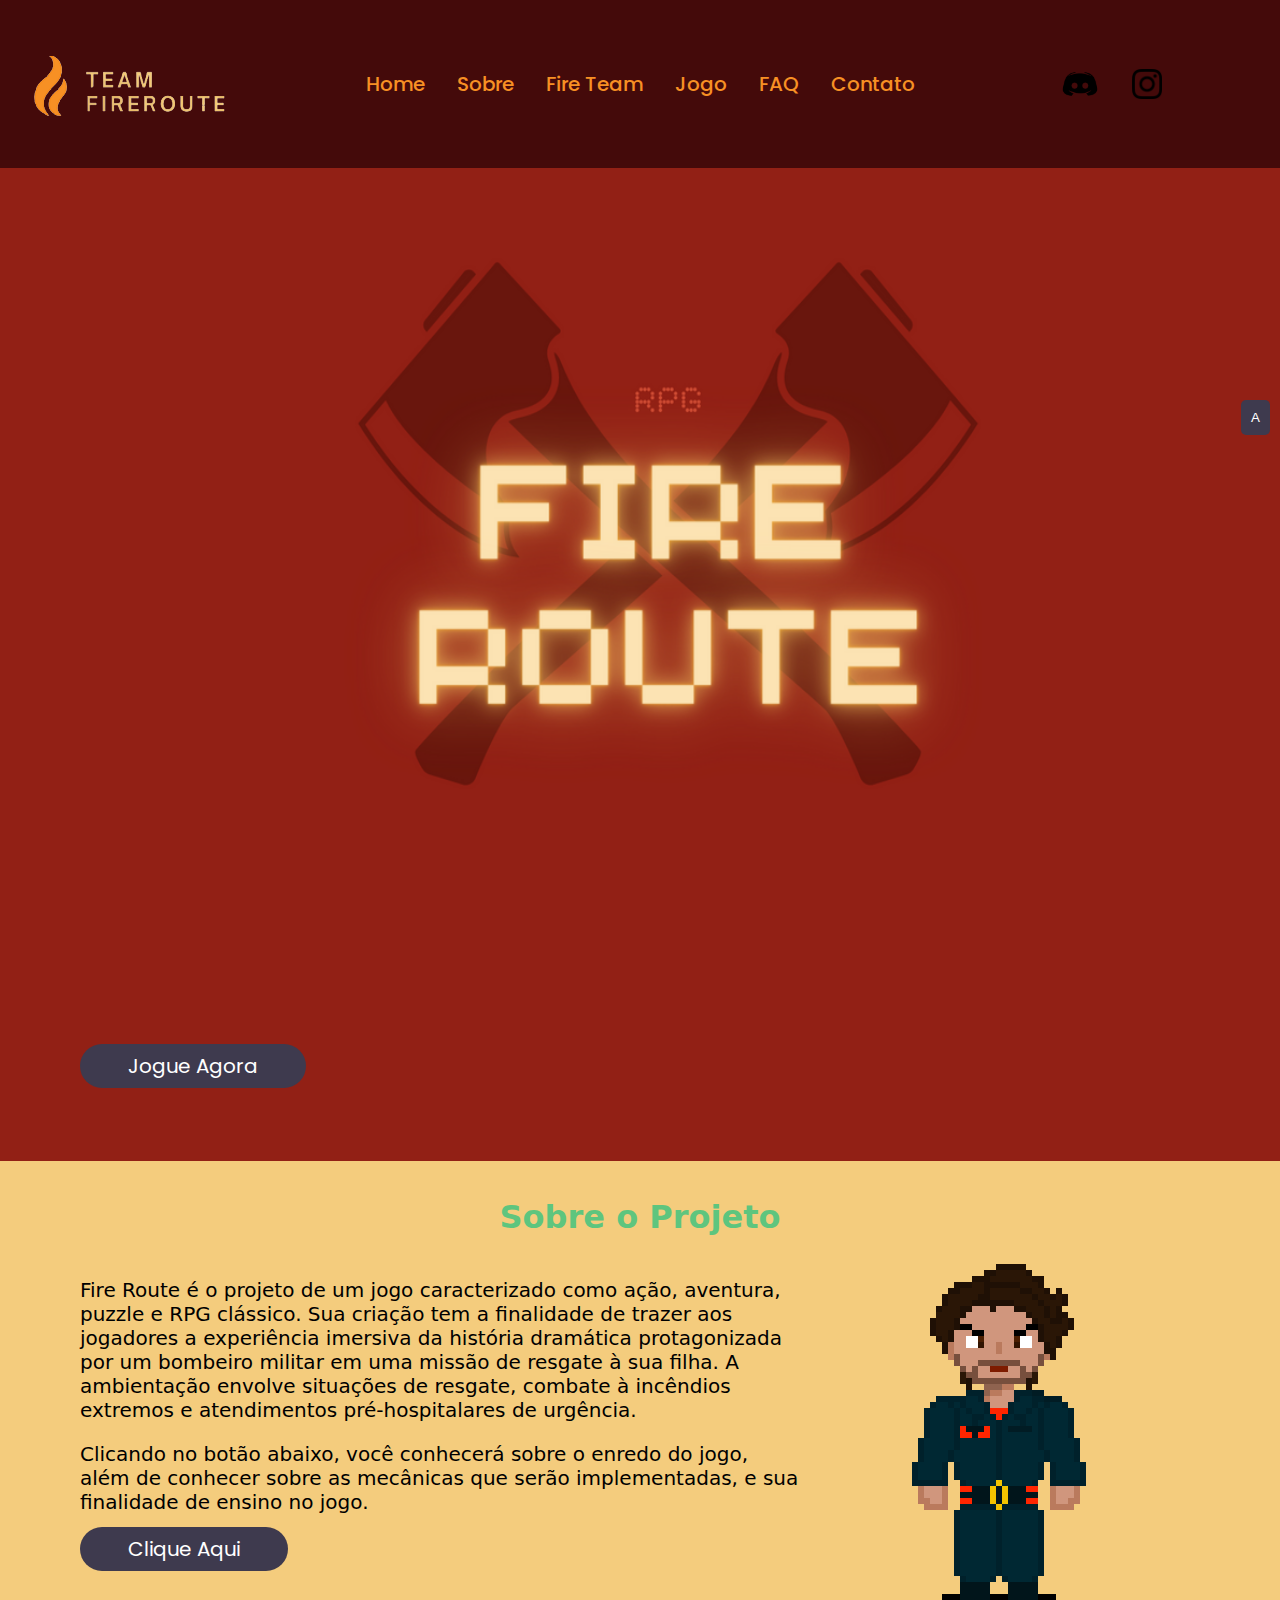
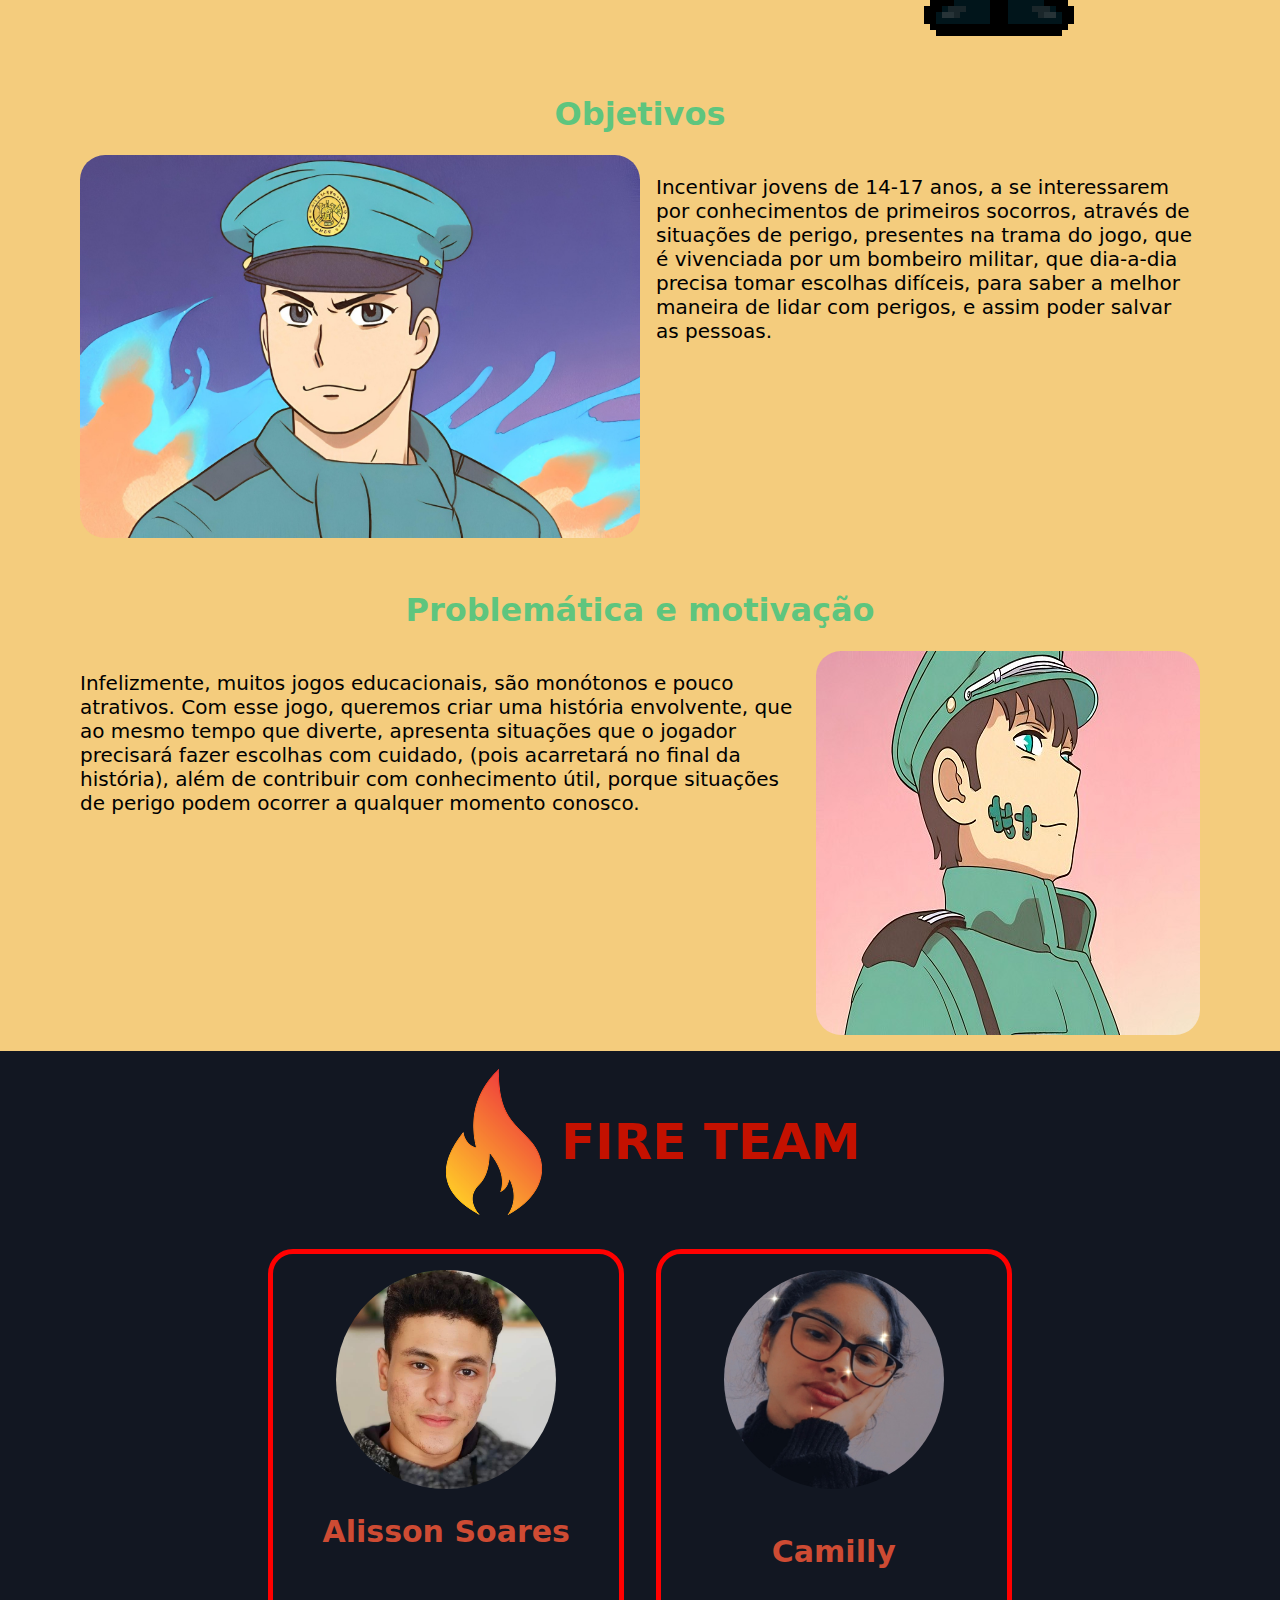
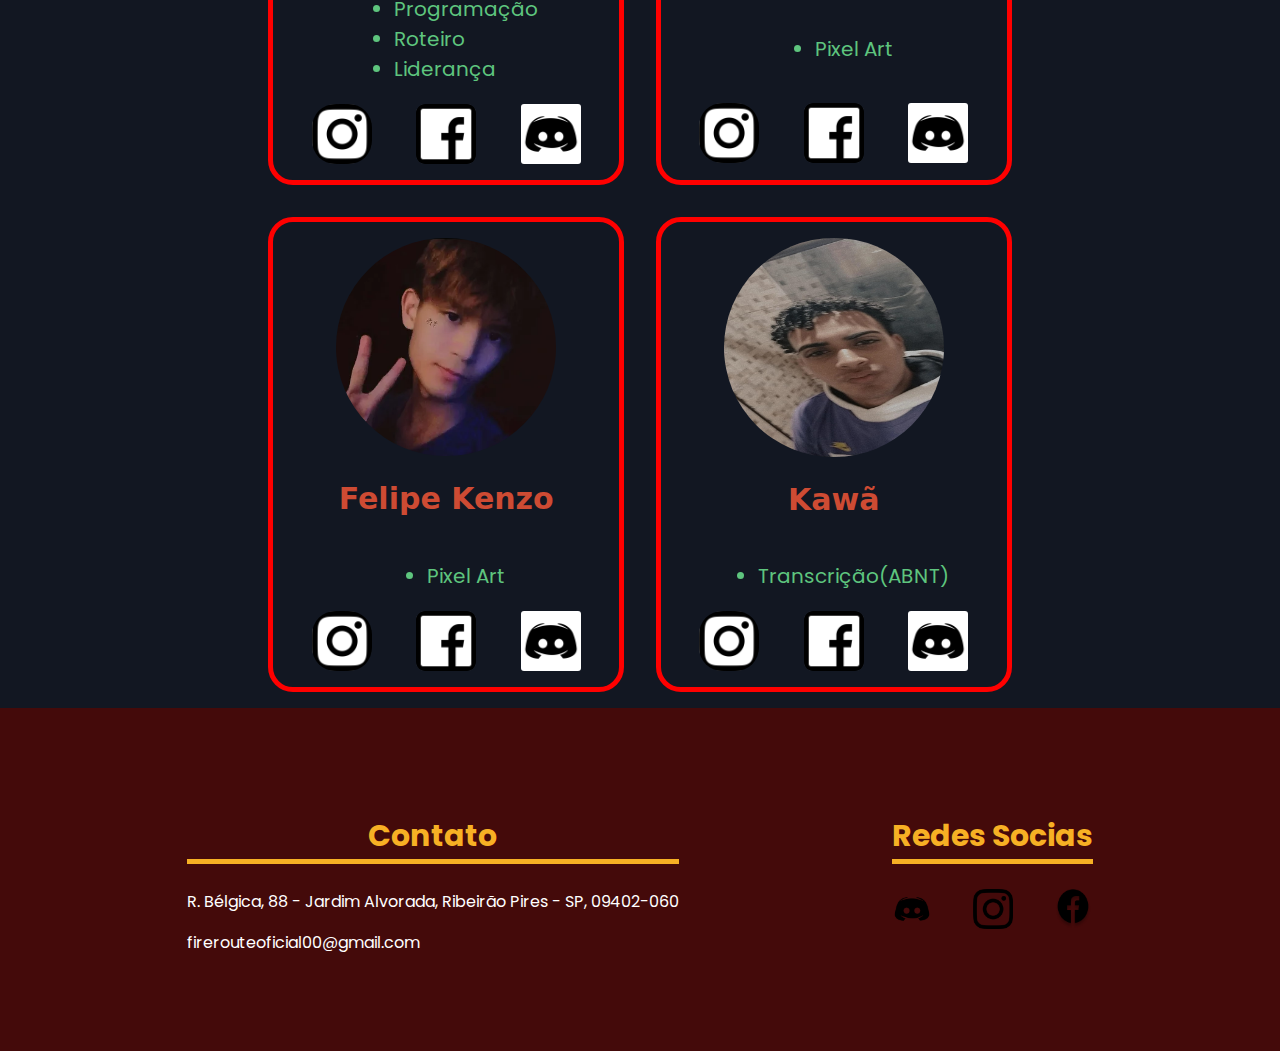
<file: index.html>
<!DOCTYPE html>
<html lang="pt-br">
<head>
    <meta charset="UTF-8">
    <meta name="viewport" content="width=device-width, initial-scale=1.0">
    <link href='https://unpkg.com/boxicons@2.1.4/css/boxicons.min.css' rel='stylesheet'>
    <link rel="stylesheet" type="text/css" href="styles.css">
    <!--CSS GERAL-->
    <link rel="stylesheet" type="text/css" href="GeneralCss.css">

    <title>Fire Route - Home</title>
</head>
<body>
    <header>
        <!--HOME-->
        <nav class="navigation">
            <!--Logo-->
            <img class="logo" src="./img/7.png" alt="logo">
            
            <ul class="nav-menu">
                <li class="nav-item"><a href="index.html">Home</a></li>
                <li class="nav-item"><a href="./sobre/sobre.html">Sobre</a></li>
                <li class="nav-item"><a href="#time">Fire Team</a></li>
                <li class="nav-item"><a href="https://gx.games/pt-br/games/mrpgy4/fire-route/tracks/daaaab61-e8d7-4c6b-9e4e-8dacef0779ef/">Jogo</a></li>
                <li class="nav-item"><a href="./FAQ/faq.html">FAQ</a></li>
                <li class="nav-item"><a href="./Contato/contato.html">Contato</a></li>
            </ul>
                    
                        <div class="menu-redes">
                            <img class="redes" src="./img/discordia.png"/>
            
                            <img class="redes i" src="./img/instagram.png"/>
                        </div>


                        <div class="menu-hamburguer">
                            <span class="bar"></span>
                            <span class="bar"></span>
                            <span class="bar"></span>   
                        </div> 
                    
            </nav>
    </header>

   

    <main>
       
        <div class="banner">
            <img class="img-banner" src="./img/9.png"/>

            <!--BOTÃO: JOGAR-->

            <a class="botao-jogar" href="https://gx.games/pt-br/games/mrpgy4/fire-route/tracks/daaaab61-e8d7-4c6b-9e4e-8dacef0779ef/">Jogue Agora</a>
            
        </div>

        
        <section id="sobre">
            <h1 class="titulo-sobre">Sobre o Projeto</h1>

        <!--Aumentar FONTE-->
            <button id="main-button">A</button>
            <div class="btn-container" id="button-container">
                
                <button id="increase-font" title="Aumentar fonte">A +</button>
                <button  id="decrease-font" title="Diminuir fonte">A -</button>
            </div>
            
           
    

            <div class="sobre">
                <div class="content-sobre">
                    <p>Fire Route é o projeto de um jogo caracterizado como ação, aventura, puzzle e RPG clássico. Sua criação tem a finalidade de trazer aos jogadores a experiência imersiva da história dramática protagonizada por um bombeiro militar em uma missão de resgate à sua filha. A ambientação envolve situações de resgate, combate à incêndios extremos e atendimentos pré-hospitalares de urgência.
                    </p>
                    
                    <p>
                        Clicando no botão abaixo, você conhecerá sobre o enredo do jogo, além de conhecer sobre as mecânicas que serão implementadas, e sua finalidade de ensino no jogo.
                    </p>


                <!--BOTÃO: CLIQUE AQUI-->

                    <a class="botao" href="./Sobre/index.html">Clique Aqui</a>
                </div>

                <img src="./img/image.png"/>

            </div>
        </section>

        <section id="objetivos">
            <h1 class="titulo-sobre">Objetivos</h1>
            
            <div class="sobre">
                
                <img class="objetivo" src="./img/objetivo.jpeg"/>
                
                <div class="content-sobre">
                    <p>Incentivar jovens de 14-17 anos, a se interessarem por  conhecimentos de primeiros socorros, através de situações de perigo, presentes na trama do jogo, que é vivenciada por um bombeiro militar, que dia-a-dia precisa tomar escolhas difíceis, para saber a melhor maneira de lidar com perigos, e assim poder salvar as pessoas.</p>
                </div>
            </div>
        </section>

        <section id="problematica">
            <h1 class="titulo-sobre">Problemática e motivação</h1>
            
            <div class="sobre">
                <div class="content-sobre">
                    <p>Infelizmente, muitos jogos educacionais, são monótonos e pouco atrativos. Com esse jogo, queremos criar uma história envolvente, que ao mesmo tempo que diverte, apresenta situações que o jogador precisará fazer escolhas com cuidado, (pois acarretará no final da história), além de contribuir com conhecimento útil, porque situações de perigo podem ocorrer a qualquer momento conosco.
                    </p>

                </div>

                <img class="tamanho" src="./img/q5NcPkLJvwg60qgkcwYMGa.jpg"/>

            </div>
        </section>
        
        <section id="time">
            <div class="titulo-content">
                <img src="./img/5.png"/>

                <h1 class="titulo">FIRE TEAM</h1>
            </div>

            <div class="time">
                <div class="card">
                    <img class="foto-m" src="./img/alisson.jpeg" alt=""/>
                    <h2 class="nome">Alisson Soares</h2>

                    <ul class="competencias">
                        <li>Programação</li>
                        <li>Roteiro</li>
                        <li>Liderança</li>
                    </ul>

                    <div class="midias">
                        <img class="m i-midia" src="./img/inst.png" alt="">
                        <img class="m f-midia" src="./img/facee.png" alt="">
                        <img class="m d-disc" src="./img/discor.png" alt="">
                    </div>
                </div>

                <div class="card">
                    <img class="foto-m" src="./img/membros/camilly.jpg" alt=""/>
                    <h2 class="nome">Camilly</h2>

                    <ul class="competencias">
                        <li>Pixel Art</li>
                    </ul>

                    <div class="midias">
                        <img class="m i-midia" src="./img/inst.png" alt="">
                        <img class="m f-midia" src="./img/facee.png" alt="">
                        <img class="m d-disc" src="./img/discor.png" alt="">
                    </div>
                </div>

                <div class="card">
                    <img class="foto-m" src="./img/membros/Felipe.png" alt=""/>
                    <h2 class="nome">Felipe Kenzo</h2>

                    <ul class="competencias">
                        <li>Pixel Art</li>
                    </ul>

                    <div class="midias">
                        <img class="m i-midia" src="./img/inst.png" alt="">
                        <img class="m f-midia" src="./img/facee.png" alt="">
                        <img class="m d-disc" src="./img/discor.png" alt="">
                    </div>
                </div>

                <div class="card">
                    <img class="foto-m" src="./img/kawa.jpeg" alt=""/>
                    <h2 class="nome">Kawã</h2>

                    <ul class="competencias">
                        <li>Transcrição(ABNT)</li>
                    </ul>

                    <div class="midias">
                        <img class="m i-midia" src="./img/inst.png" alt="">
                        <img class="m f-midia" src="./img/facee.png" alt="">
                        <img class="m d-disc" src="./img/discor.png" alt="">
                    </div>
                </div>
            </div>
        </section>
    </main>

    <footer>
        <div class="content-footer">
            <div class="contato">
                <h2 class="titulo-footer">Contato</h2>

                <p class="text-footer">R. Bélgica, 88 - Jardim Alvorada, Ribeirão Pires - SP, 09402-060</p>
                <p class="text-footer">firerouteoficial00@gmail.com</p>
            </div>

            <div class="redes-footer">
                <h2 class="titulo-footer">Redes Socias</h2>
                <div class="icon">
                    <img class="redes fm" src="./img/discordia.png" alt="">
                    <img class="redes fm" src="./img//instagram.png" alt="">
                    <img class="redes fm" src="./img/face.png" alt="">
                </div>
            </div>
        </div>
    </footer>


    <script src="script.js"></script>
</body>
</html>
</file>
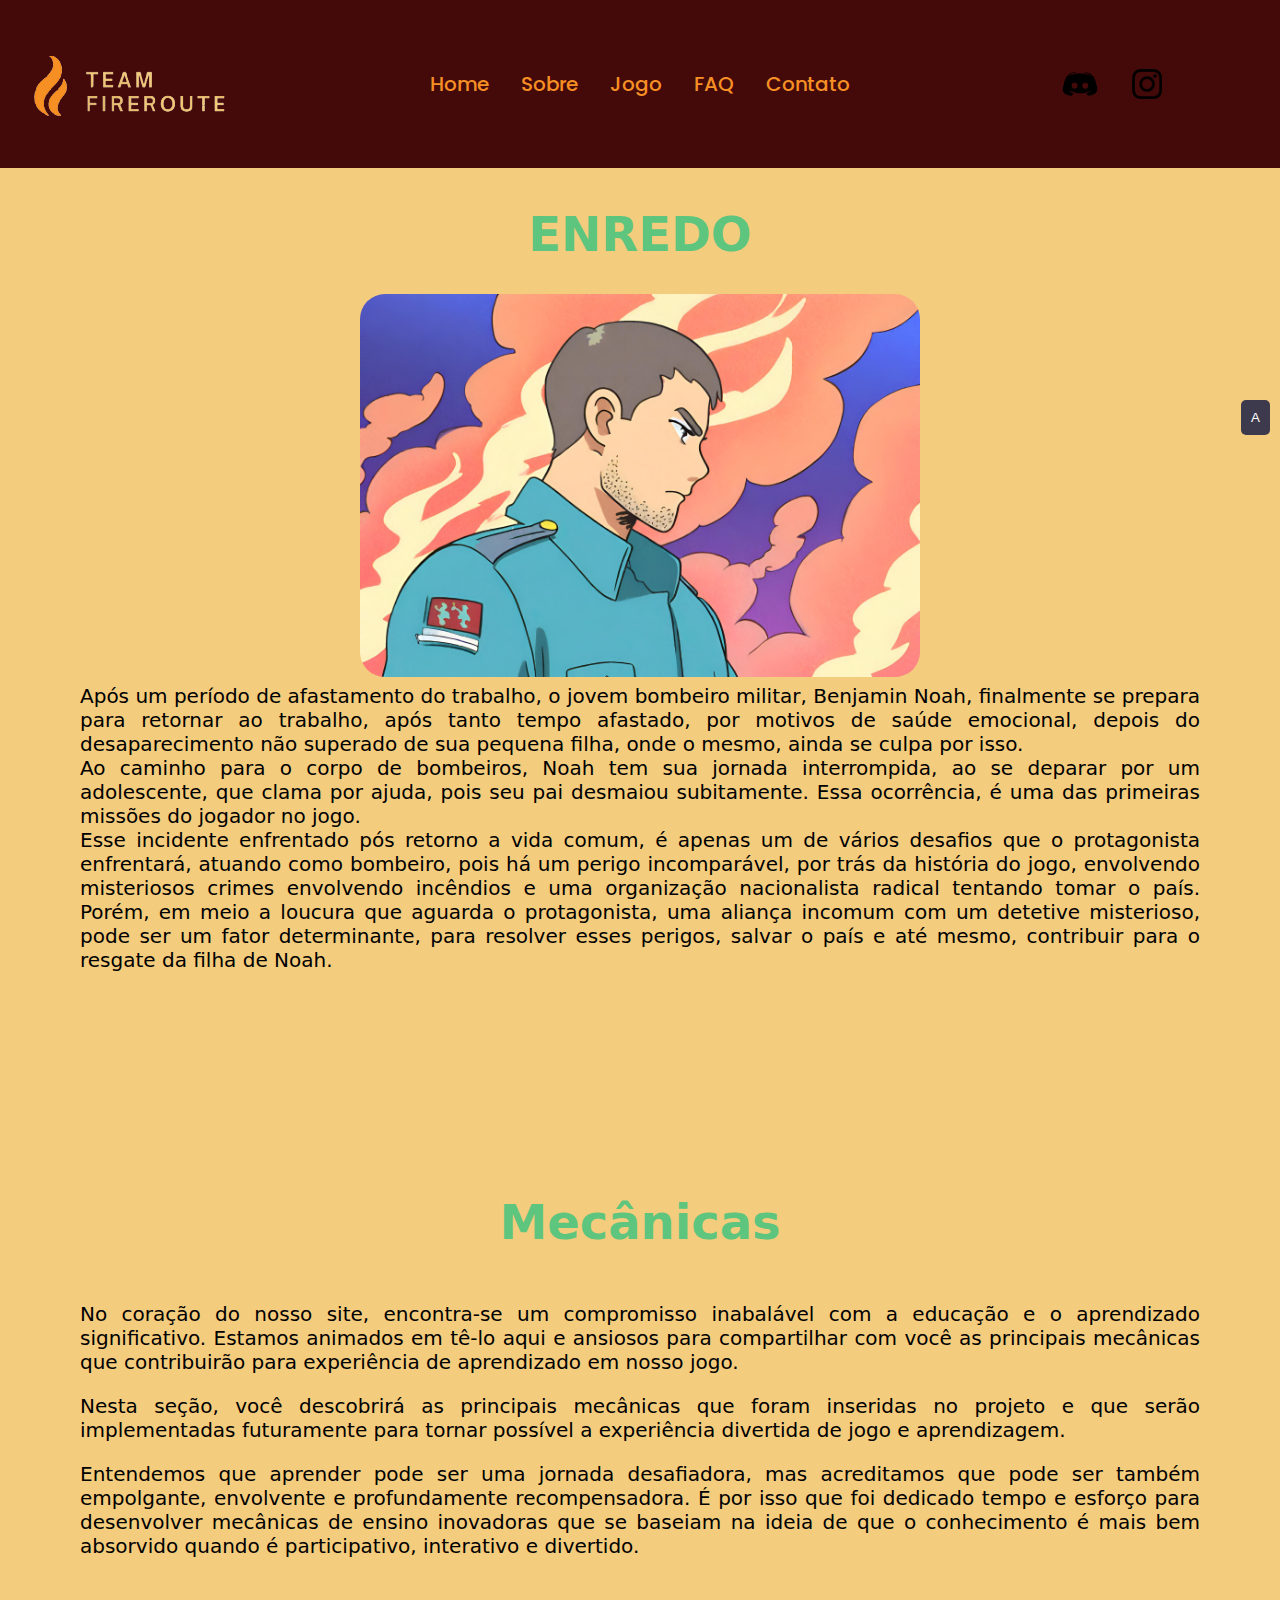
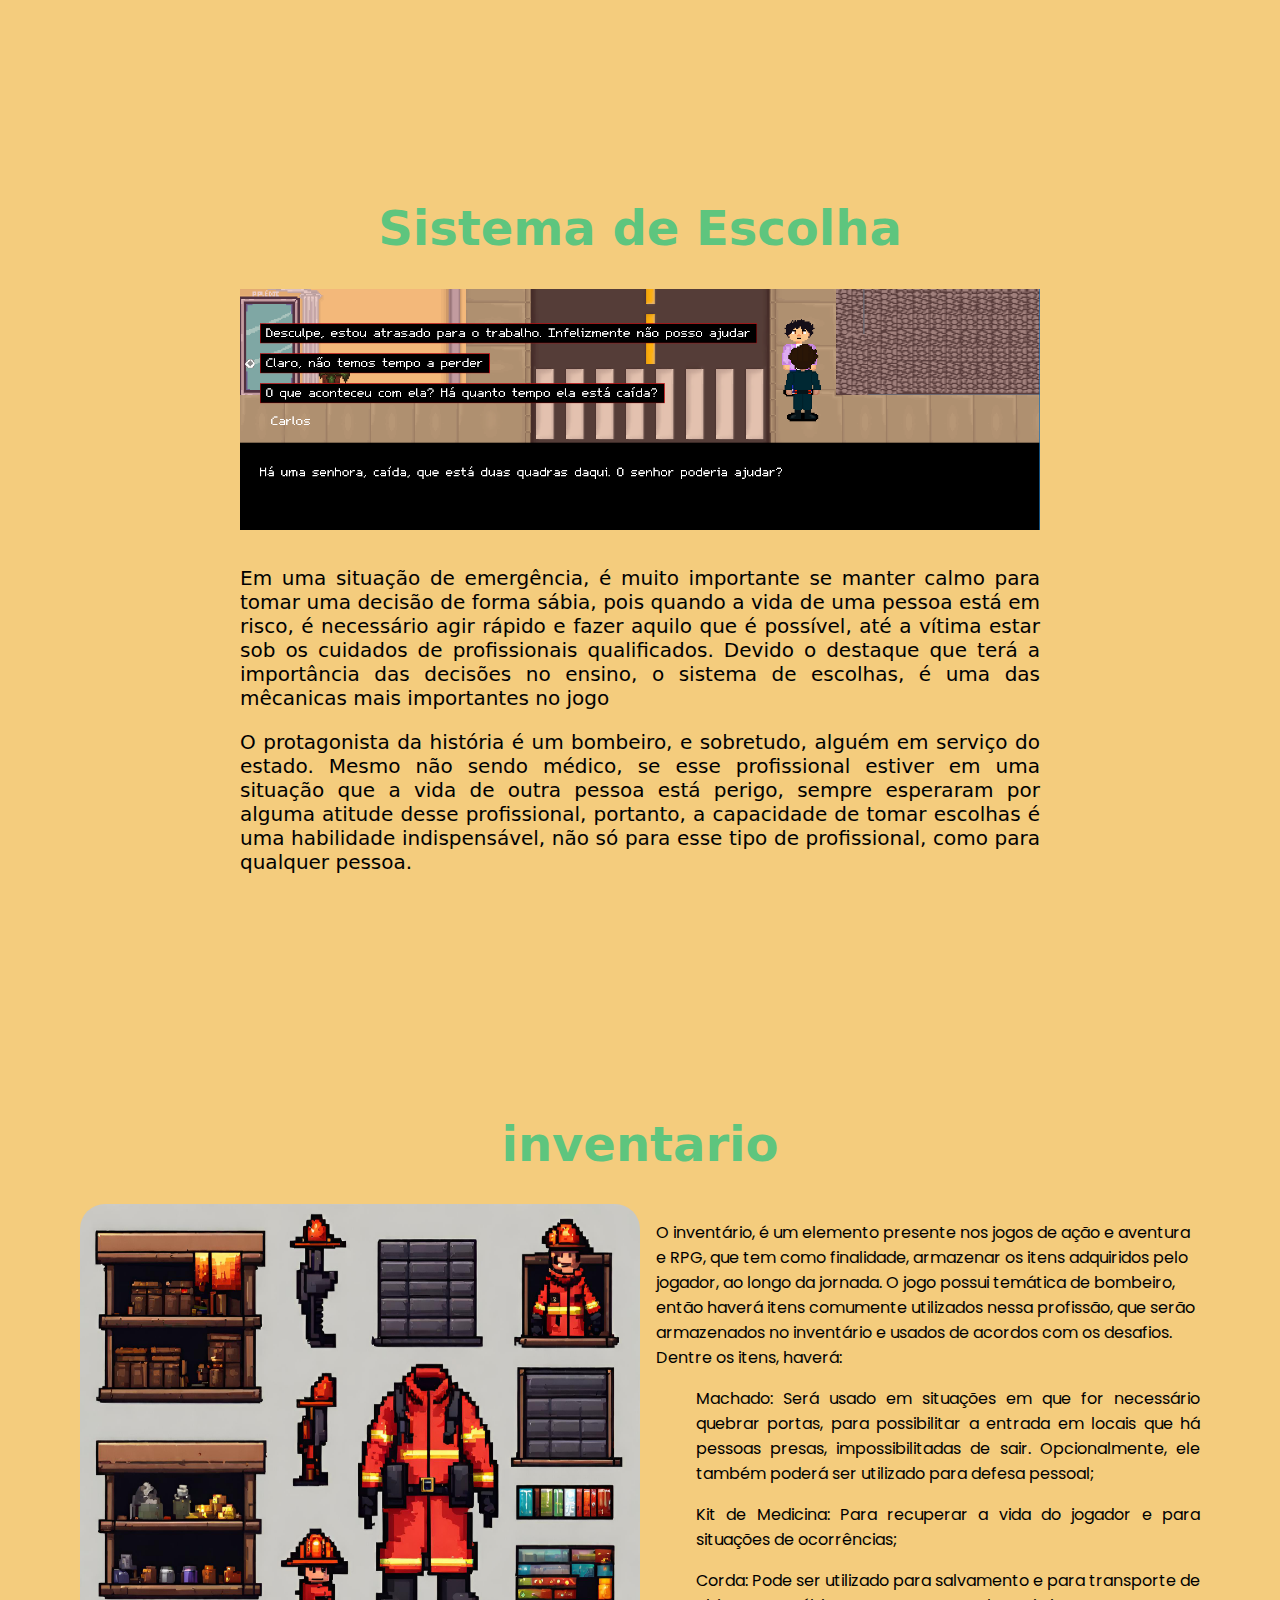
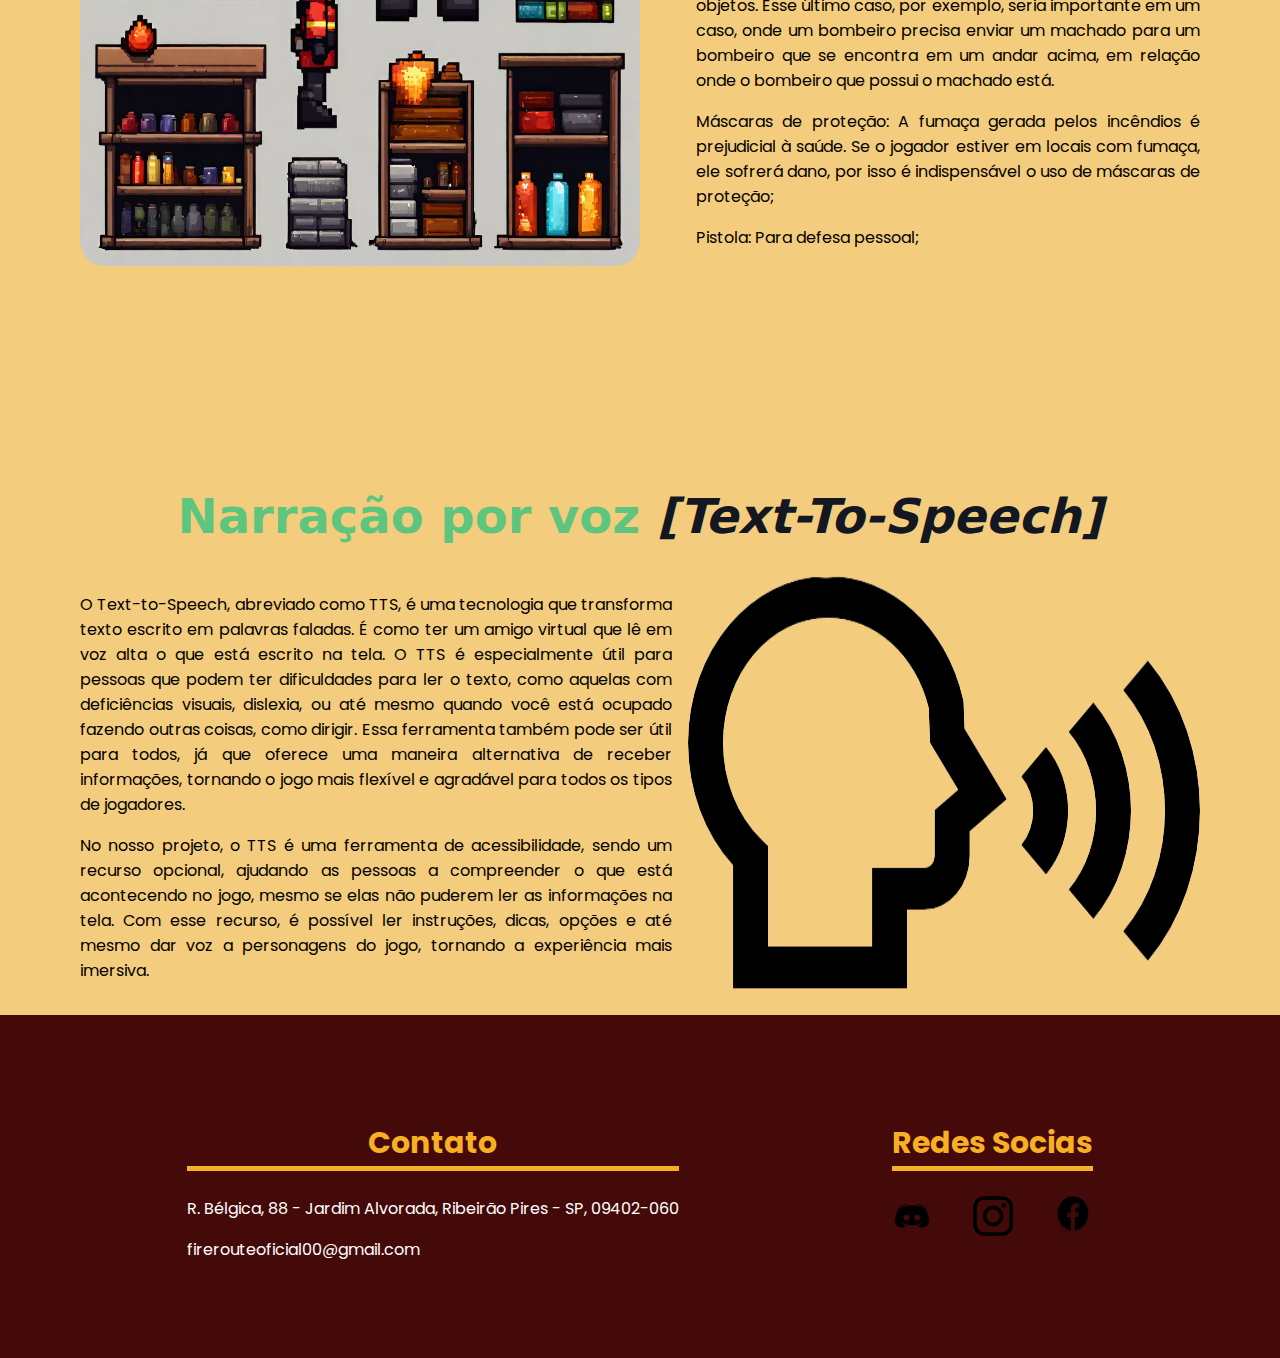
<file: sobre/sobre.html>
<!DOCTYPE html>
<html lang="pt-br">
<head>
    <meta charset="UTF-8">
    <meta name="viewport" content="width=device-width, initial-scale=1.0">
    <link href='https://unpkg.com/boxicons@2.1.4/css/boxicons.min.css' rel='stylesheet'>
    <link rel="stylesheet" type="text/css" href="./styles.css">
    <!--CSS GERAL-->
    <link rel="stylesheet" type="text/css" href="../GeneralCss.css">
    <title>Fire Route - Sobre</title>
</head>
<body>
    <header>
        <!--PÁGINA SOBRE-->
            <!--JOGO-->
        <nav class="navigation">
            <!--Logo-->
            <img class="logo" src="../img/7.png" alt="logo">
            
            <ul class="nav-menu">
                <li class="nav-item"><a href="../index.html">Home</a></li>
                <li class="nav-item"><a href="../Sobre/sobre.html">Sobre</a></li>
                <li class="nav-item"><a href="https://gx.games/pt-br/games/mrpgy4/fire-route/tracks/daaaab61-e8d7-4c6b-9e4e-8dacef0779ef/">Jogo</a></li>
                <li class="nav-item"><a href="../FAQ/faq.html">FAQ</a></li>
                <li class="nav-item"><a href="../Contato/contato.html">Contato</a></li>
            </ul>
    
                        <div class="menu-redes">
                            <img class="redes" src="../img/discordia.png"/>
            
                            <img class="redes i" src="../img/instagram.png"/>
                        </div>

                        <div class="menu-hamburguer">
                            <span class="bar"></span>
                            <span class="bar"></span>
                            <span class="bar"></span>   
                        </div> 
            </nav>
    </header>

    <main>

        <section id="sobre">
            <h1 class="titulo-sobre">ENREDO</h1>
            
             <!--Aumentar FONTE-->
             <button id="main-button">A</button>
             <div class="btn-container" id="button-container">
                 
                 <button id="increase-font" title="Aumentar fonte">A +</button>
                 <button  id="decrease-font" title="Diminuir fonte">A -</button>
             </div>
             
            <!--ENREDO DO JOGO-->
           
                
                <img class="objetivo" src="../img/ele.jpg"/>
                
                <div class="content-sobre">
                    <p class="content-sobre-align">Após um período de afastamento do trabalho, o jovem bombeiro militar, Benjamin Noah, finalmente se prepara 
                        para retornar ao trabalho, após tanto tempo afastado, por motivos de saúde emocional, 
                        depois do desaparecimento não superado de sua pequena filha, onde o mesmo, ainda se culpa por isso.</p>

                    <p class="content-sobre-align">Ao caminho para o corpo de bombeiros, Noah tem sua jornada interrompida, ao se deparar por um adolescente, que 
                        clama por ajuda, pois seu pai desmaiou subitamente. Essa ocorrência, é uma das primeiras missões do jogador no
                         jogo.</p>

                    <p class="content-sobre-align">Esse incidente enfrentado pós retorno a vida comum, é apenas um de vários desafios que o protagonista enfrentará,
                         atuando como bombeiro, pois há um perigo incomparável, por trás da história do jogo, envolvendo misteriosos crimes
                          envolvendo incêndios e uma organização nacionalista radical tentando tomar o país. Porém, em meio a loucura que 
                          aguarda o protagonista, uma aliança incomum com um detetive misterioso, pode ser um fator determinante, para resolver
                           esses perigos, salvar o país e até mesmo, contribuir para o resgate da filha de Noah.</p>
                </div>
           
        </section>

        <section id="objetivos">
            <h1 class="titulo-sobre">Mecânicas</h1>
            
            <div class="sobre">
                
                <div class="content-sobre mecanicas">
                    <p>No coração do nosso site, encontra-se um compromisso inabalável com a educação e o aprendizado significativo. Estamos animados em tê-lo aqui e ansiosos para compartilhar com você as principais mecânicas que contribuirão para experiência de aprendizado em nosso jogo.
                    </p>

                    <p>Nesta seção, você descobrirá as principais mecânicas que foram inseridas no projeto e que serão implementadas futuramente para tornar possível a experiência divertida de jogo e aprendizagem.</p>

                    <p>Entendemos que aprender pode ser uma jornada desafiadora, mas acreditamos que pode ser também empolgante, envolvente e profundamente recompensadora. É por isso que foi  dedicado tempo e esforço para desenvolver mecânicas de ensino inovadoras que se baseiam na ideia de que o conhecimento é mais bem absorvido quando é participativo, interativo e divertido.</p>
                </div>
            </div>
        </section>

        <section id="problematica">
            <h1 class="titulo-sobre">Sistema de Escolha</h1>
            <div class="sobre Dialogo">
                
                
                    <img class="img-dialogo" src="../img/Dialogo.png"/>
                    <div class="content-sobre">
                    <p>Em uma situação de emergência, é muito importante se manter calmo para tomar uma decisão de forma sábia, pois quando a vida de uma pessoa está em risco, é necessário agir rápido e fazer aquilo que é possível, até a vítima estar sob os cuidados de profissionais qualificados. Devido o destaque que terá a importância das decisões no ensino, o sistema de escolhas, é uma das mêcanicas mais importantes no jogo</p>

                    <p>
                        O protagonista da história é um bombeiro, e sobretudo, alguém em serviço do estado. Mesmo não sendo médico, se esse profissional estiver em uma situação que a vida de outra pessoa está perigo, sempre esperaram por alguma atitude desse profissional, portanto, a capacidade de tomar escolhas é uma habilidade indispensável, não só para esse tipo de profissional, como para qualquer pessoa.
                    </p>

                </div>
            </div>
        </section>

        <section class="Inventario">
            <h1 class="titulo-sobre">inventario</h1>

            <div class="sobre">
                <img class="objetivo" src="../img/inventario.jpg"/>

                <div>
                    <p>O inventário, é um elemento presente nos jogos de ação e aventura e RPG, que tem como finalidade, armazenar os itens adquiridos pelo jogador, ao longo da jornada. O jogo possui temática de bombeiro, então haverá itens comumente utilizados nessa profissão, que serão armazenados no inventário e usados de acordos com os desafios. Dentre os itens, haverá: </p>
                    <ul class="inventario">
                        <li>Machado: Será usado em situações em que for necessário quebrar portas, para possibilitar a entrada em locais que há pessoas presas, impossibilitadas de sair. Opcionalmente, ele também poderá ser utilizado para defesa pessoal;</li>
                        <li>Kit de Medicina: Para recuperar a vida do jogador e para situações de ocorrências;</li>
                        <li>Corda: Pode ser utilizado para salvamento e para transporte de objetos. Esse último caso, por exemplo, seria importante em um caso, onde um bombeiro precisa enviar um machado para um bombeiro que se encontra em um andar acima, em relação onde o bombeiro que possui o machado está. </li>
                        <li>Máscaras de proteção: A fumaça gerada pelos incêndios é prejudicial à saúde. Se o jogador estiver em locais com fumaça, ele sofrerá dano, por isso é indispensável o uso de máscaras de proteção;</li>
                        <li>Pistola: Para defesa pessoal;</li>
                    </ul>
                </div>
            </div>
        </section>

        <section class="acessibilidade">
            <h1 class="titulo-sobre">Narração por voz <em class="to">[Text-To-Speech]</em></h1>

            <div class="sobre">
                <div class="conteudo">
                    <p>O Text-to-Speech, abreviado como TTS, é uma tecnologia que transforma texto escrito em palavras faladas. É como ter um amigo virtual que lê em voz alta o que está escrito na tela. O TTS é especialmente útil para pessoas que podem ter dificuldades para ler o texto, como aquelas com deficiências visuais, dislexia, ou até mesmo quando você está ocupado fazendo outras coisas, como dirigir. Essa ferramenta  também pode ser útil para todos, já que oferece uma maneira alternativa de receber informações, tornando o jogo mais flexível e agradável para todos os tipos de jogadores.</p>
                    <p>No nosso projeto, o TTS é uma ferramenta de acessibilidade, sendo um recurso opcional, ajudando as pessoas a compreender o que está acontecendo no jogo, mesmo se elas não puderem ler as informações na tela. Com esse recurso, é possível ler instruções, dicas, opções e até mesmo dar voz a personagens do jogo, tornando a experiência mais imersiva.</p>
                </div>
                
                <img class="objetivo" src="../img/falando.png"/>
            </div>
        </section>
        
    </main>

    <footer>
        <div class="content-footer">
            <div class="contato">
                <h2 class="titulo-footer">Contato</h2>

                <p class="text-footer">R. Bélgica, 88 - Jardim Alvorada, Ribeirão Pires - SP, 09402-060</p>
                <p class="text-footer">firerouteoficial00@gmail.com</p>
            </div>

            <div class="redes-footer">
                <h2 class="titulo-footer">Redes Socias</h2>
                <div class="icon">
                    <img class="redes fm" src="../img/discordia.png" alt="">
                    <img class="redes fm" src="../img//instagram.png" alt="">
                    <img class="redes fm" src="../img/face.png" alt="">
                </div>
            </div>
        </div>
    </footer>

    <script src="../script.js"></script>
</body>
</html>
</file>
<file: styles.css>
@import url('https://fonts.googleapis.com/css2?family=Poppins:wght@300;400;500;600;700&display=swap');




/*PÁGINA HOME*/


html, body{
    margin: 0 auto;
    padding: 0;
    font-family: 'Poppins', sans-serif;
    overflow-x: hidden; /*remover scrool horizontal*/
  
}

*{
    
    text-decoration: none;
}

/*NAVIGATION*/


.navigation{
    
    display: flex;
    align-items: center;
    justify-content: space-between;
    background-color: #440A0A;
    width: 100%;
    padding: 2rem 0 2rem 2rem;
    position: fixed;

}




section{
    padding: 1rem 5rem;
    background-color: #F4CC7D;
}


.navigation .logo{
    width: 200px;
    height: 69px;
    
}

.navigation ul{
    display: flex;
    list-style: none;
    align-items: center;
    gap: 2rem;
}


/*MENU OPTIONS*/
.navigation .nav-item a{
    color: #F79024;
    font-size: 20px;
    font-weight: 500;
    transition: all 0.5s;
    right: -100%;
    
}

.navigation .nav-item a:hover{
    color:#5EC57E;
}

.menu-hamburguer{
    cursor: pointer;
    display: none;
}
/*MENU HAMBURGUER*/
.menu-hamburguer .bar{
    display: block;
    width: 20px;
    height: 3px;
    border-radius: 3px;
    background: #5EC57E;
    margin: 5px auto;
    transition: all 0.3s;
    
} 

.menu-redes{
    display: flex;
    align-items: center;
    margin: 0 20px;
    gap: 2rem;
    margin-right: 150px;
    padding: 2rem 0 2rem 2rem;
}

.redes{
    width: 40px;
    height: 40px;
    
}

.i{
    width: 30px;
    height: 30px;
}

@media only screen and (max-width: 998px){
 
   .menu-redes{
        
        margin-left: auto;
   }

   .navigation{
        padding: 18px 20px;
   }

    
    .menu-hamburguer{
        display: block;
        margin-right: 100px;
        gap: 2rem;
    }

    .menu-hamburguer.ativo .bar:nth-child(1){
        transform: translateY(8px) rotate(45deg);
    }

    .menu-hamburguer.ativo .bar:nth-child(2){
        opacity: 0;
    }

    .menu-hamburguer.ativo .bar:nth-child(3){
        transform: translateY(-8px) rotate(-45deg);
    }

    .nav-menu {
        position: fixed;
        right: -100%;
        top: 70px;
        width: -100%;
        height: 100%;
        flex-direction: column;
        background: #440A0A;
        gap: -10px;
        transition:  0.3s;
        margin: 50px 0;
        /*padding: 10px 20px;  tentativa de espacamento pro texto fica separado quando diminuir a tela*/
    }

    .nav-menu.ativo{
        right: 0;
        width: 50%;
    }
    .nav-item{
        margin: 16px 0 ;
    }

    


} 



@media (max-width: 785px){
    .navigation{
        padding: 18px 20px;
        
    }
   
   
}



.img-banner{
    width: 100%;
    height: 100vh;
    padding: 2rem 0;
    z-index: 2;
}

.banner{
    background: #922015;
    padding: 5rem;
}

.botao-jogar{ 

    padding: 0.5rem 3rem;
    font-size: 20px;
    border-radius: 25px;
    border: none;
    background-color: #3E3A4E;
    color: #fff;
    
 }



   
 .botao-jogar:hover{
        cursor: pointer;
 }


.titulo-sobre{
    text-align: center;
    font-family: system-ui, -apple-system, BlinkMacSystemFont, 'Segoe UI', Roboto, Oxygen, Ubuntu, Cantarell, 'Open Sans', 'Helvetica Neue', sans-serif;
    font-size: 2rem;
    color: #5EC57E;
}

.sobre{
    display: flex;
    gap: 1rem;
}

.content-sobre{
    margin: 0 auto;
}

.content-sobre p {
    font-family: system-ui, -apple-system, BlinkMacSystemFont, 'Segoe UI', Roboto, Oxygen, Ubuntu, Cantarell, 'Open Sans', 'Helvetica Neue', sans-serif;
    font-size: 20px;
}

.botao{
    padding: 0.5rem 3rem;
    margin-top: 2rem;
    font-size: 20px;
    border-radius: 25px;
    border: none;
    background-color: #3E3A4E;
    color: #fff;
}
.botao:hover{
    cursor: pointer;
}

.tamanho{
    border-radius: 25px;
}

.objetivo{
    width: 50%;
    border-radius: 25px;
}

#time{
    background-color: #121722;
}

.titulo-content{
    display: flex;
    justify-content: center;
    align-items: center;
    gap: 1rem;
    margin-bottom: 2rem;
}
.titulo{
    font-size: 50px;
    font-family: system-ui, -apple-system, BlinkMacSystemFont, 'Segoe UI', Roboto, Oxygen, Ubuntu, Cantarell, 'Open Sans', 'Helvetica Neue', sans-serif;
    color: #C41100;
}

.time{
    display: flex;
    flex-wrap: wrap;
    justify-content: center;
    gap: 2rem;
}

.card{
    width: 28%;
    padding: 1rem;
    border: 5px solid red;
    border-radius: 25px;
    display: flex;
    flex-direction: column;
    align-items: center;
    justify-content: space-between;
}

.foto-m{
    width: 70%;
    border-radius: 50%;
}
.nome{
    font-size: 30px;
    color: #CE4B33;
    font-family: system-ui, -apple-system, BlinkMacSystemFont, 'Segoe UI', Roboto, Oxygen, Ubuntu, Cantarell, 'Open Sans', 'Helvetica Neue', sans-serif;   
}

.competencias{
    color: #5EC57E;
    font-size: 20px;

    font-family: 'Poppins', sans-serif;
}

.midias{
    display: flex;
    justify-content: space-around;
    width: 100%;

}
.m{
    width: 60px;
    height: 60px;
}

/*Arredondamento de mídias*/
.i-midia{
    border-radius: 39%;
}

.f-midia{
    border-radius: 15%;
}

.d-disc{
    border-radius: 5%;
}

footer{
    padding: 5rem;
    background-color: #440A0A;
}

.content-footer{
    display: flex;
    justify-content: space-around;
}

.titulo-footer{
    color: #F7B024;
    font-size: 30px;
    text-align: center;
    
    border-bottom: #F7B024 solid 5px;
}

.text-footer{
    color: #fff;
}

.icon{
    display: flex;
    justify-content: space-between;
}


@media( max-width:868px) {
    .sobre{
        flex-direction: column;
    }
    .time{
        flex-direction: column;
    }
    .card{
        width: 100%;
    }
    .content-footer{
        flex-direction: column;
        gap: 2rem;
    }
    .icon{
        flex-direction: column;
        align-items: center;
        gap: 2rem;
    }
    .fm{
        width: 70px;
        height: 70px;
    }
}
</file>
<file: GeneralCss.css>
/*Arquivo de css presente em várias páginas */

/*Acessibilidade*/

 /* Estilo para os botões de aumentar e diminuir */
 .btn-container {
    display: flex;
    flex-direction: column;
    position: absolute;
    top: 450px;
    right: -100px; /* Posição inicial escondida */
    background-color: #f1f1f1;
    padding: 10px;
    border-radius: 5px;
    transition: right 0.3s ease-in-out;
    position: fixed;
  }

  .show {
    right: 0;
  }

  #main-button {
    position: fixed;
    top: 400px;
    right: 10px;
    padding: 10px;
    border: none;
    background-color: #3E3A4E;
    color: white;
    border-radius: 5px;
    cursor: pointer;
  }

  /* Estilo para os botões de aumentar e diminuir */
  .btn-container button {
    margin-bottom: 5px;
    border: none;
    background: none;
    color: #333;
    cursor: pointer;
    
  }



  /*FORMULARIO DE CONTATO*/

  .container {
    width: 50%;
    margin: 50px auto;
    background-color: #121722; 
    padding: 20px;
    border-radius: 30px;
    box-shadow: 0 0 10px rgba(0, 0, 0, 0.1);
    margin-top: 18%;
    font-family: 'Poppins', sans-serif;
  }
  
  
  .form-group {
    margin-bottom: 15px;
    margin-top: 40px;
  }
  
  label {
    display: block;
    font-weight: bold;
    margin-top: 5%;
    color: #ccc;
  }
  
  input[type="text"],
  input[type="email"],
  textarea {
    width: 100%;
    padding: 8px;
    border-radius: 3px;
    border: 1px solid #ccc;
  
  }
  
  button {
    padding: 10px 20px;
    background-color: #007bff;
    color: #fff;
    border: none;
    border-radius: 3px;
    cursor: pointer;
  
  }
  
  button:hover {
    background-color: #0056b3;
  }
</file>
<file: sobre/styles.css>
@import url('https://fonts.googleapis.com/css2?family=Poppins:wght@300;400;500;600;700&display=swap');


/*PÁGINA SOBRE*/


html, body{
    margin: 0 auto;
    padding: 0;
    font-family: 'Poppins', sans-serif;
    overflow-x: hidden;
  
}


/*NAVIGATION*/

*{
    list-style: none;
    text-decoration: none;
}

a{
    text-decoration: none;
}
.navigation{
    
    display: flex;
    align-items: center;
    justify-content: space-between;
    background-color: #440A0A;
    width: 100%;
    padding: 2rem 0 2rem 2rem;
    position: fixed;
}


section{
    padding: 1rem 5rem;
    background-color: #F4CC7D;
    
}


.navigation .logo{
    width: 200px;
    height: 69px;
    
}

.navigation ul{
    display: flex;
    align-items: center;
    gap: 2rem;
}


/*MENU OPTIONS*/
.navigation .nav-item a{
    color: #F79024;
    font-size: 20px;
    font-weight: 500;
    transition: all 0.5s;
    right: -100%;
    
    
}

.navigation .nav-item a:hover{
    color:#5EC57E;
}

.menu-hamburguer{
    cursor: pointer;
    display: none; 
}
/*MENU HAMBURGUER*/
.menu-hamburguer .bar{
    display: block;
    width: 20px;
    height: 3px;
    border-radius: 3px;
    background: #5EC57E;
    margin: 5px auto;
    transition: all 0.3s;
}


.menu-redes{
    display: flex;
    align-items: center;
    margin: 0 20px;
    gap: 2rem;
    margin-right: 150px;
    padding: 2rem 0 2rem 2rem;
}

.redes{
    width: 40px;
    height: 40px;
    
}

.i{
    width: 30px;
    height: 30px;
}

@media only screen and (max-width: 998px){
 
   .menu-redes{
        
        margin-left: auto;
   }

   .navigation{
        padding: 18px 20px;
   }

    
    .menu-hamburguer{
        display: block;
        margin-right: 100px;
        gap: 2rem;
    }

    .menu-hamburguer.ativo .bar:nth-child(1){
        transform: translateY(8px) rotate(45deg);
    }

    .menu-hamburguer.ativo .bar:nth-child(2){
        opacity: 0;
    }

    .menu-hamburguer.ativo .bar:nth-child(3){
        transform: translateY(-8px) rotate(-45deg);
    }

    .nav-menu {
        position: fixed;
        right: -100%;
        top: 70px;
        width: -100%;
        height: 100%;
        flex-direction: column;
        background: #440A0A;
        gap: -10px;
        transition:  0.3s;
        margin: 50px 0;
        /*padding: 10px 20px;  tentativa de espacamento pro texto fica separado quando diminuir a tela*/
    }

    .nav-menu.ativo{
        right: 0;
        width: 50%;
    }
    .nav-item{
        margin: 16px 0 ;
    }

} 



@media (max-width: 785px){
    .navigation{
        padding: 18px 20px;
        
    }
   
   
}


#sobre{
    display: block;
    text-align: center;

}


.titulo-sobre{
    text-align: center;
    font-family: system-ui, -apple-system, BlinkMacSystemFont, 'Segoe UI', Roboto, Oxygen, Ubuntu, Cantarell, 'Open Sans', 'Helvetica Neue', sans-serif;
    font-size: 3rem;
    color: #5EC57E;
    margin-top: 190px;
}

.sobre{
    display: flex;
    gap: 1rem;
   
}

.mecanicas{
    flex-direction: column;
    margin: 0 200px 0 200px;
}



.content-sobre{
   text-align: justify; 


   
}


.content-sobre-align{
    margin-right: 300px;
    margin-left: 300px;
}


.Dialogo{
    width: 800px;
    flex-direction: column;
    margin: 0 auto;
}


@media (max-width: 1362px){
    .content-sobre-align{
        margin: 0 auto;
    }
   
    .Dialogo{
        width: 800px;
    }

    .mecanicas{
        flex-direction: column;
        margin: 0 auto;
    }
   
}


.conteudo{
    text-align: justify;
}



.content-sobre p {
    font-family: system-ui, -apple-system, BlinkMacSystemFont, 'Segoe UI', Roboto, Oxygen, Ubuntu, Cantarell, 'Open Sans', 'Helvetica Neue', sans-serif;
    font-size: 20px;
}

.botao{
    padding: 0.5rem 3rem;
    margin-top: 2rem;
    font-size: 20px;
    border-radius: 25px;
    border: none;
    background-color: #3E3A4E;
    color: #fff;
}
.botao:hover{
    cursor: pointer;
}

.tamanho{
    border-radius: 25px;
}

.objetivo{
    width: 50%;
    border-radius: 25px;
}

#time{
    background-color: #121722;
}

.titulo-content{
    display: flex;
    justify-content: center;
    align-items: center;
    gap: 1rem;
    margin-bottom: 2rem;
}
.titulo{
    font-size: 50px;
    font-family: system-ui, -apple-system, BlinkMacSystemFont, 'Segoe UI', Roboto, Oxygen, Ubuntu, Cantarell, 'Open Sans', 'Helvetica Neue', sans-serif;
    color: #C41100;
}

.time{
    display: flex;
    flex-wrap: wrap;
    justify-content: center;
    gap: 2rem;
}

.card{
    width: 28%;
    padding: 1rem;
    border: 2px solid red;
    border-radius: 25px;
    display: flex;
    flex-direction: column;
    align-items: center;
    justify-content: space-between;
}

.foto-m{
    width: 70%;
    border-radius: 50%;
}
.nome{
    font-size: 30px;
    color: #CE4B33;
    font-family: system-ui, -apple-system, BlinkMacSystemFont, 'Segoe UI', Roboto, Oxygen, Ubuntu, Cantarell, 'Open Sans', 'Helvetica Neue', sans-serif;   
}

.competencias{
    color: #5EC57E;
    font-size: 20px;
    font-family: system-ui, -apple-system, BlinkMacSystemFont, 'Segoe UI', Roboto, Oxygen, Ubuntu, Cantarell, 'Open Sans', 'Helvetica Neue', sans-serif;   
}

.midias{
    display: flex;
    justify-content: space-around;
    width: 100%;

}
.m{
    width: 50px;
    height: 50px;
}

footer{
    padding: 5rem;
    background-color: #440A0A;
}

.content-footer{
    display: flex;
    justify-content: space-around;
}

.titulo-footer{
    color: #F7B024;
    font-size: 30px;
    text-align: center;
    
    border-bottom: #F7B024 solid 5px;
}

.text-footer{
    color: #fff;
}

.icon{
    display: flex;
    justify-content: space-between;
}

.inventario{
    list-style-type: disc !important;
    display: flex;
    flex-direction: column;
    gap: 1rem;
    text-align: justify;
}

.inventario p{
    margin-left: 40px;
    text-align: justify;
}

.to{
    color: #121722;
}


@media( max-width:868px) {
    .sobre{
        flex-direction: column;
    }
    .time{
        flex-direction: column;
    }
    .card{
        width: 100%;
    }
    .content-footer{
        flex-direction: column;
        gap: 2rem;
    }
    .icon{
        flex-direction: column;
        align-items: center;
        gap: 2rem;
    }
    .fm{
        width: 70px;
        height: 70px;
    }
    .objetivo{
        width: 100%;
    }
    .Dialogo{
        width: 100%;
    }
    .conteudo{
        order: 2;
    }
}
</file>
